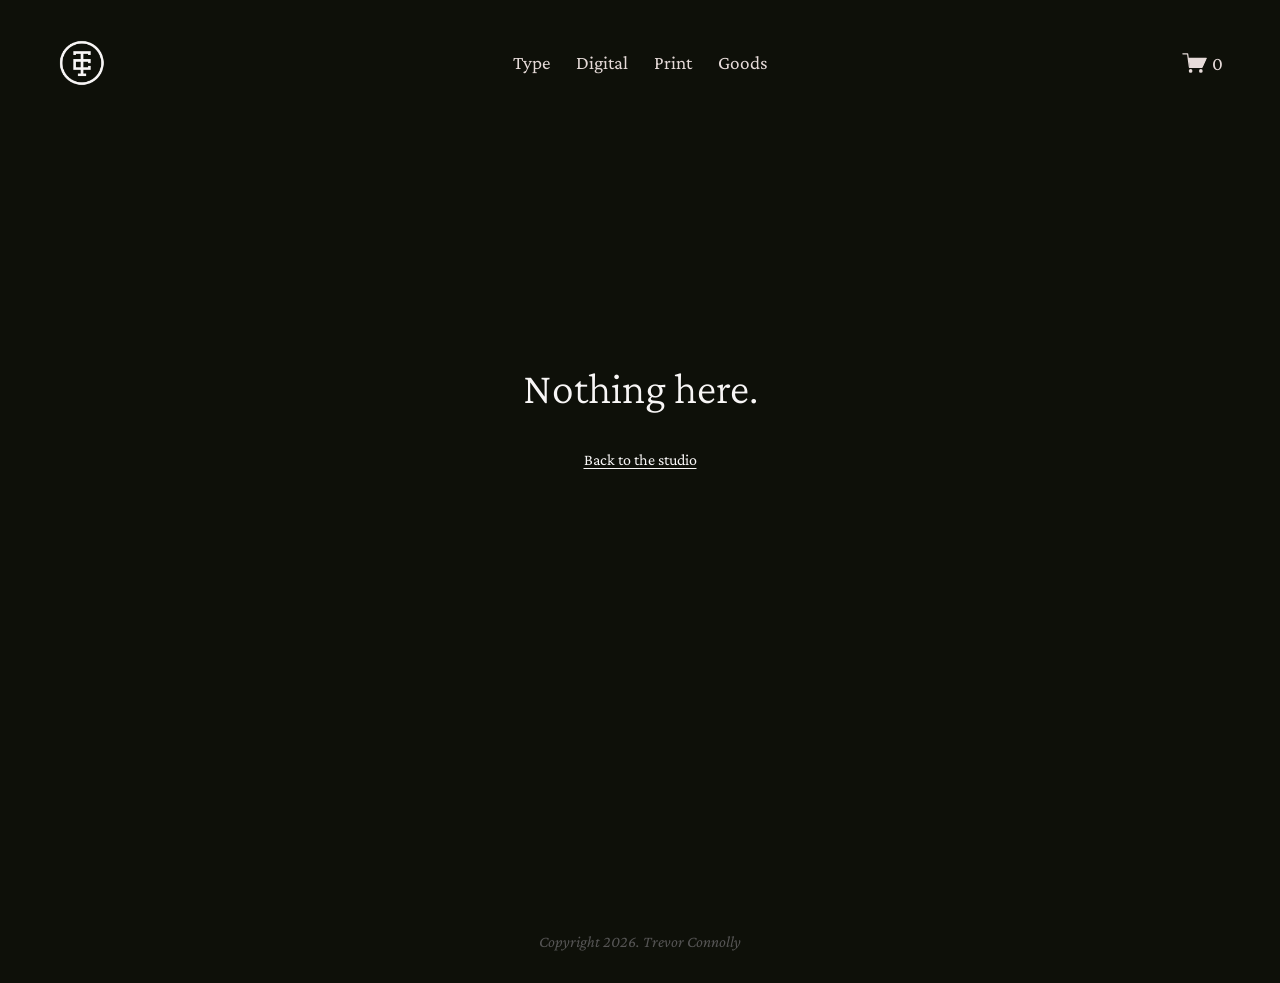
<file: index.html>
<!doctype html>
<html lang="en">
<head>
  <meta charset="utf-8">
  <meta name="viewport" content="width=device-width, initial-scale=1">
  <title>trvco studio</title>
  <meta name="description" content="The design studio of Trevor Connolly — type, digital, print and goods.">
  <meta property="og:title" content="trvco studio">
  <meta property="og:description" content="The design studio of Trevor Connolly — type, digital, print and goods.">
  <meta name="theme-color" content="#0E1009">
  <link rel="icon" href="/assets/icons/favicon.svg" type="image/svg+xml">
  <link rel="icon" href="/assets/icons/favicon-32.png" sizes="32x32">
  <link rel="apple-touch-icon" href="/assets/icons/apple-touch-icon.png">
  <link rel="manifest" href="/manifest.webmanifest">
  <meta name="apple-mobile-web-app-title" content="trvco">
  <meta name="apple-mobile-web-app-capable" content="yes">
  <meta name="apple-mobile-web-app-status-bar-style" content="black">
  <link rel="preconnect" href="https://fonts.googleapis.com">
  <link rel="preconnect" href="https://fonts.gstatic.com" crossorigin>
  <link rel="stylesheet" href="https://fonts.googleapis.com/css2?family=Crimson+Pro:ital,wght@0,300;0,400;0,500;0,600;1,300;1,400;1,600&family=DM+Mono:wght@300;400;500&display=swap">
  <link rel="stylesheet" href="/css/fonts.css">
  <link rel="stylesheet" href="/css/site.css">
</head>
<body>
  <a class="skip" href="#view">Skip to content</a>

  <!-- Glass refraction for the header backdrop (used by .glass-fx .chrome-bg in Chromium browsers). -->
  <svg width="0" height="0" style="position:absolute" aria-hidden="true" focusable="false">
    <filter id="glass" x="0" y="0" width="100%" height="100%" color-interpolation-filters="sRGB">
      <feTurbulence type="fractalNoise" baseFrequency="0.012 0.06" numOctaves="3" seed="11" result="ripple"/>
      <feDisplacementMap in="SourceGraphic" in2="ripple" scale="160" xChannelSelector="R" yChannelSelector="G"/>
    </filter>
  </svg>
  <div class="chrome-bg" aria-hidden="true"></div>
  <header class="site-header" id="header">
    <a class="logo" href="/" data-link aria-label="trvco studio — home"><span class="logo-mark" aria-hidden="true"></span></a>
    <div class="nav-dock" id="navDock"></div>
    <button class="cart" id="cartButton" type="button" aria-label="Cart">
      <svg width="25" height="20" viewBox="0 0 61 49" aria-hidden="true"><path fill="currentColor" fill-rule="evenodd" d="M.5 2C.5 1.17 1.17.5 2 .5h11.64c.75 0 1.39.56 1.49 1.3l1.3 9.79H59c.51 0 .99.26 1.26.69.28.43.31.98.1 1.44L50.18 35.63c-.25.53-.78.87-1.36.87H18.05c-.75 0-1.39-.56-1.49-1.3L12.32 3.5H2C1.17 3.5.5 2.83.5 2Zm16.33 12.59 2.53 18.91h28.5l8.79-18.91H16.83Z"/><path fill="currentColor" d="M18.59 35H49.7L60 13H16l2.59 22Z"/><circle fill="currentColor" cx="21" cy="44" r="4.5"/><circle fill="currentColor" cx="46" cy="44" r="4.5"/></svg>
      <span id="cartCount">0</span>
    </button>
  </header>

  <!-- The one persistent nav. JS moves it between the homepage slot and the header dock. -->
  <nav class="filter" id="filter" aria-label="Work"></nav>

  <main id="view" tabindex="-1"></main>

  <footer class="site-footer"><p id="copyright"></p></footer>
  <div class="toast" id="toast" role="status" aria-live="polite"></div>

  <script type="module" src="/js/app.js"></script>
</body>
</html>
</file>
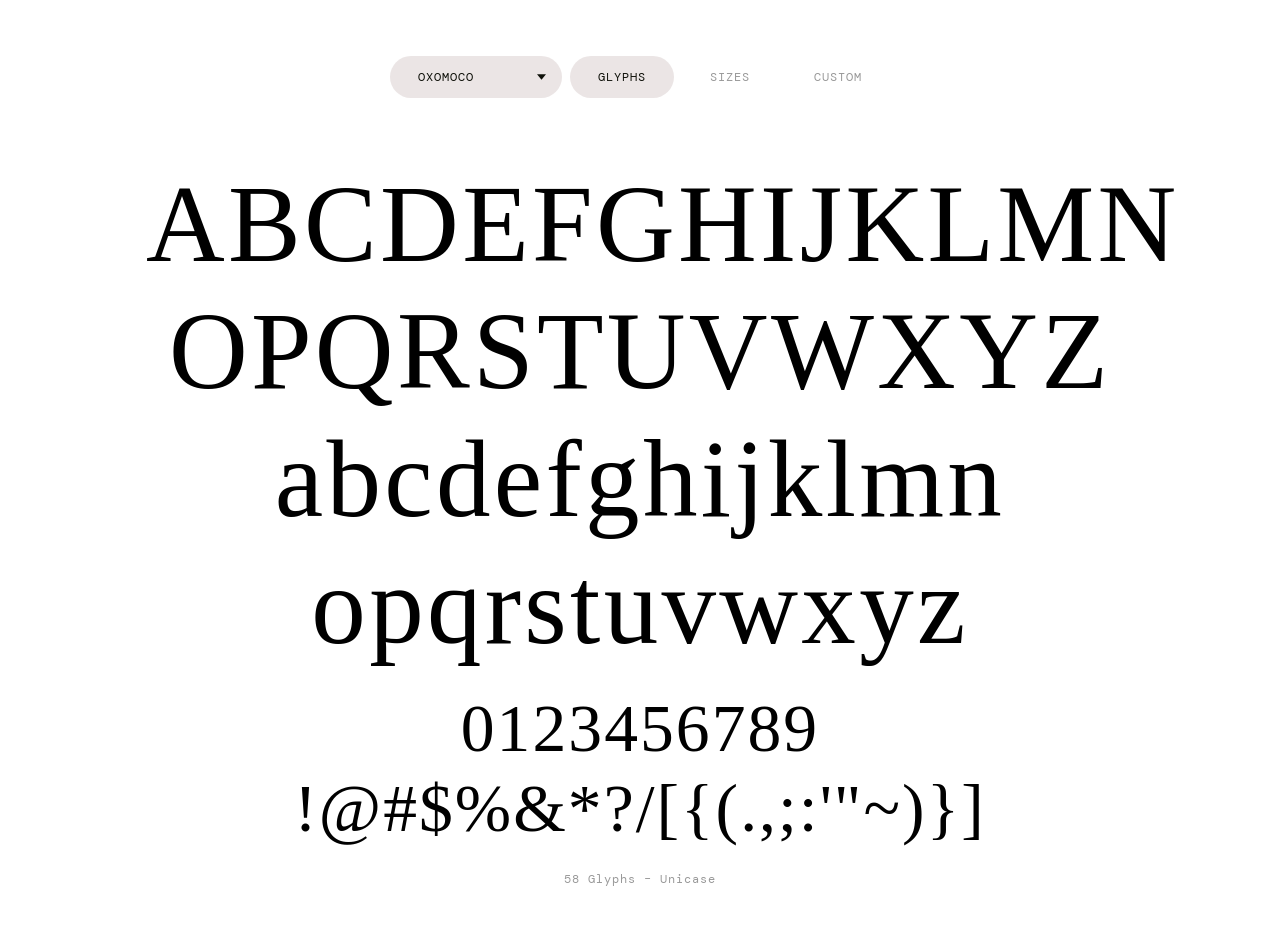
<file: specimen_component.html>
<!DOCTYPE html>
<html lang="en">
<head>
<meta charset="UTF-8">
<title>trvco studio</title>
<style>
@import url('https://fonts.googleapis.com/css2?family=DM+Mono:wght@400;500&display=swap');

:root {
  --font-name: sans-serif;
  --bg2: #161513;
  --ink: inherit;
  --ink-dim: #E5E0E0;
  --gray: #999999;
  --rule: #3a352f;
}

* { box-sizing: border-box; }

html, body {
  margin: 0;
  padding: 0;
  min-height: 100%;
}

body {
  color: var(--ink);
}

.grain {
  position: relative;
}

.wrap {
  position: relative;
  max-width: 1100px;
  margin: 0 auto;
  padding: 32px 56px 32px;
}

.tabs {
  display: flex;
  flex-wrap: wrap;
  justify-content: center;
  align-items: center;
  gap: 8px;
  margin: 24px 0 0;
}

.tabs.single-font {
  justify-content: center;
}

/* Applied via JS whenever the select and tab-group no longer fit on one
   line -- catches every width where wrapping happens, not just the fixed
   mobile breakpoint below. */
.tabs.stacked {
  flex-direction: column;
  align-items: stretch;
}

.tabs.stacked .font-select {
  width: 100%;
}

.tabs.stacked .tab-group {
  width: 100%;
  gap: 6px;
}

.tabs.stacked .tab-group .tab {
  flex: 1;
  text-align: center;
}

.tab-group {
  display: flex;
  flex-wrap: wrap;
  gap: 8px;
}

.tab {
  background: none;
  border: none;
  color: var(--gray);
  font-family: 'DM Mono', monospace;
  font-size: 12px;
  font-style: normal;
  letter-spacing: 0.08em;
  text-transform: uppercase;
  padding: 13px 28px;
  border-radius: 999px;
  cursor: pointer;
  transition: background 0.15s ease, color 0.15s ease;
  -webkit-tap-highlight-color: transparent;
}

.tab:hover {
  color: #0E1009;
}

.tab.active {
  background: #EBE5E5;
  color: #0E1009;
}

/* Matches trvco.studio's "P3" body-copy style (small paragraph /
   sqsrte-small: 16px, 400, normal letter-spacing, 1.8 line-height). Their
   P3 face, freight-text-pro, is served through a domain-locked Adobe Fonts
   kit and can't be embedded here, so this substitutes a system serif with
   the same proportions. Apply this class wherever site-matched body copy
   is needed -- it's the single source other elements inherit from. */
.default-p3 {
  font-family: Georgia, 'Times New Roman', serif;
  font-size: 16px;
  font-weight: 400;
  font-style: normal;
  letter-spacing: normal;
  line-height: 1.8;
}

.font-select {
  -webkit-appearance: none;
  appearance: none;
  background: #EBE5E5;
  color: #0E1009;
  padding-right: 40px;
  background-image: url("data:image/svg+xml;utf8,<svg xmlns='http://www.w3.org/2000/svg' viewBox='0 0 10 6'><path d='M0 0l5 6 5-6z' fill='%230E1009'/></svg>");
  background-repeat: no-repeat;
  background-position: right 16px center;
  background-size: 9px 6px;
}

.font-select:focus {
  outline: none;
}

@media (max-width: 600px) {
  .wrap {
    padding: 24px 20px 24px;
  }

  .tabs {
    gap: 10px;
  }

  .tab-group {
    gap: 6px;
  }

  .tab {
    padding: 10px 18px;
  }

  .font-select {
    padding-right: 34px;
    background-position: right 12px center;
  }
}

@media (max-width: 380px) {
  .tab {
    padding: 9px 14px;
  }

  .font-select {
    padding-right: 30px;
    background-position: right 10px center;
  }
}

.panel {
  display: none;
  min-height: 300px;
  padding: 64px 0 24px;
}

.panel.active {
  display: block;
}

.footer-cap {
  text-align: center;
  font-family: 'DM Mono', monospace;
  font-size: 12px;
  letter-spacing: 0.08em;
  color: var(--gray);
  margin-top: 24px;
}

.field-row {
  display: flex;
  align-items: center;
  gap: 12px;
  font-size: 11px;
  letter-spacing: 0.1em;
  color: #0E1009;
  margin: 28px 0 0;
}

.field-label {
  font-family: 'DM Mono', monospace;
  font-size: 12px;
  color: var(--gray);
  letter-spacing: 0.08em;
}

.field-row input, .field-row textarea {
  background: var(--bg2);
  border: 1px solid var(--rule);
  color: var(--ink);
  padding: 10px 12px;
  font-size: 13px;
  letter-spacing: 0.03em;
  flex: 1;
  border-radius: 2px;
}

.field-row textarea {
  resize: vertical;
  min-height: 60px;
  line-height: 1.4;
}

.field-row input:focus, .field-row textarea:focus {
  outline: none;
  border-color: var(--ink-dim);
}

.field-row input[type="range"] {
  -webkit-appearance: none;
  appearance: none;
  height: 2px;
  background: #E5E0E0;
  border: none;
  padding: 0;
}

.field-row input[type="range"]::-webkit-slider-thumb {
  -webkit-appearance: none;
  appearance: none;
  width: 14px;
  height: 14px;
  border-radius: 50%;
  background: currentColor;
  cursor: pointer;
}

.field-row input[type="range"]::-moz-range-thumb {
  width: 14px;
  height: 14px;
  border-radius: 50%;
  background: currentColor;
  border: none;
  cursor: pointer;
}

.glyph-row {
  font-family: var(--font-name), serif;
  white-space: normal;
  overflow-wrap: anywhere;
  word-break: break-all;
  letter-spacing: 0.03em;
  text-align: center;
  line-height: 1.15;
  margin-bottom: 2px;
}

/* The uppercase/lowercase rows are hardcoded A-N / O-Z splits (see the
   markup built in specimen.js and the fitGlyphSheet function there) rather
   than one wrapping string -- that guarantees the same two-line shape on
   every font, instead of the wrap point drifting with each font's own
   letter widths. Each half is sized to always fit on its own single line,
   so no wrapping is needed here. */
#gs-row-upper1, #gs-row-upper2, #gs-row-lower1, #gs-row-lower2 {
  white-space: nowrap;
}

/* Gap between the letterform rows and the numbers row. Fixed here (rather
   than conditionally targeting whichever row is visually last) because the
   lowercase rows' visibility is toggled live via JS (display: none), not
   baked in at build time -- see detectHasLowercase in specimen.js. */
#gs-row3 {
  margin-top: 20px;
}

.ramp-row {
  padding: 10px 0;
  display: flex;
  align-items: baseline;
  justify-content: space-between;
  gap: 24px;
}

.ramp-word {
  font-family: var(--font-name), serif;
  white-space: nowrap;
  line-height: 1;
  overflow: hidden;
}

.ramp-label {
  font-family: 'DM Mono', monospace;
  font-size: 12px;
  color: var(--gray);
  letter-spacing: 0.08em;
  flex-shrink: 0;
}

.poster-lines {
  font-family: var(--font-name), serif;
  display: flex;
  flex-direction: column;
  align-items: center;
  justify-content: flex-start;
  min-height: 240px;
  line-height: 0.85;
  text-align: center;
  outline: none;
  cursor: text;
}

.poster-lines:empty:before {
  content: "Try out your own text";
  color: var(--ink-dim);
}

[contenteditable="true"] {
  outline: none;
  cursor: text;
}


/* ==== FONT FACES (inlined here for local preview only -- on the live site
   these live in each page's own snippet, see page_snippet.html) ==== */
@font-face {
  font-family: "Oxomoco";
  /* ==== DEV: hook up this font src on the live page ====
     e.g. src: url("/path/to/font.woff2") format("woff2");
     Add more src entries/formats as needed for fallback
     support. If "Oxomoco" is already loaded elsewhere on this
     page (a hosted kit, a shared stylesheet, another
     @font-face block), delete this whole block instead --
     just make sure the family name above matches exactly. */
  font-weight: 400;
  font-style: normal;
  font-display: block;
}

@font-face {
  font-family: "Oxomoco Round";
  /* ==== DEV: hook up this font src on the live page ====
     e.g. src: url("/path/to/font.woff2") format("woff2");
     Add more src entries/formats as needed for fallback
     support. If "Oxomoco Round" is already loaded elsewhere on this
     page (a hosted kit, a shared stylesheet, another
     @font-face block), delete this whole block instead --
     just make sure the family name above matches exactly. */
  font-weight: 400;
  font-style: normal;
  font-display: block;
}
</style>
</head>
<body>
<div id="specimen-root"></div>
<script>
/* Local-preview-only stand-in for the per-page FONT CONFIG snippet. */
var FONTS = [{"name": "Oxomoco"}, {"name": "Oxomoco Round"}];
var GLYPH_CAPTION = "58 Glyphs \u2013 Unicase";
</script>
<script>
(function () {
  var FONTS = window.FONTS || [];
  var GLYPH_CAPTION = window.GLYPH_CAPTION || "";
  var FONT_NAME = (FONTS[0] && FONTS[0].name) || "";

  var root = document.getElementById("specimen-root");
  if (!root) return;

  document.documentElement.style.setProperty("--font-name", '"' + FONT_NAME + '"');
  document.title = "trvco studio";

  root.innerHTML = `
<div class="grain">
  <div class="wrap">

    <div class="tabs" id="tabs">
      <select class="tab font-select" id="font-select"></select>
      <div class="tab-group">
        <button class="tab active" data-panel="glyphsheet">Glyphs</button>
        <button class="tab" data-panel="sizeramp">Sizes</button>
        <button class="tab" data-panel="poster">Custom</button>
      </div>
    </div>

    <div class="panel active" id="panel-glyphsheet">
      <div class="glyph-row" id="gs-row-upper1">ABCDEFGHIJKLMN</div>
      <div class="glyph-row" id="gs-row-upper2">OPQRSTUVWXYZ</div>
      <div class="glyph-row" id="gs-row-lower1">abcdefghijklmn</div>
      <div class="glyph-row" id="gs-row-lower2">opqrstuvwxyz</div>
      <div class="glyph-row" id="gs-row3">0123456789</div>
      <div class="glyph-row" id="gs-row4"></div>
      <div class="footer-cap"><span id="glyph-caption"></span></div>
    </div>

    <div class="panel" id="panel-sizeramp">
      <div id="ramp-rows"></div>
    </div>

    <div class="panel" id="panel-poster">
      <div class="poster-lines" id="poster-lines" contenteditable="true" spellcheck="false">Try out your own text</div>
      <div class="field-row">
        <span class="field-label">SIZE</span>
        <input type="range" id="poster-slider" min="20" max="220" value="120">
      </div>
    </div>

  </div>
</div>
  `;

  document.getElementById("gs-row4").textContent = "!@#$%&*?/[{(.,;:'\"~)}]";
  document.getElementById("glyph-caption").textContent = GLYPH_CAPTION;

  var measureCanvas = document.createElement("canvas");
  var mctx = measureCanvas.getContext("2d");

  function measureWidth(text, px) {
    mctx.font = px + "px " + FONT_NAME;
    return mctx.measureText(text).width || 1;
  }

  function fitToWidth(text, targetWidth, opts) {
    opts = opts || {};
    var probe = 300;
    var w = measureWidth(text, probe);
    var size = probe * (targetWidth / w);
    if (opts.max) size = Math.min(size, opts.max);
    if (opts.min) size = Math.max(size, opts.min);
    return size;
  }

  function contentWidth(panelEl) {
    return panelEl.getBoundingClientRect().width;
  }

  function pixelsMatch(a, b) {
    if (a.length !== b.length) return false;
    for (var i = 3; i < a.length; i += 4) { // alpha channel only
      if (a[i] !== b[i]) return false;
    }
    return true;
  }

  // Detects whether the active font has true lowercase letterforms, vs. a
  // unicase font where a-z is just a duplicate of A-Z -- runs live in the
  // browser against whatever font is currently selected, by rasterizing each
  // a/A pair on a canvas and comparing pixel alpha data. Doing this at
  // runtime (rather than baking a yes/no in at build time) means it keeps
  // working correctly no matter which font this page's FONTS array names,
  // and it re-checks on every style switch rather than assuming every style
  // in the dropdown shares one font's case behavior.
  function detectHasLowercase(fam) {
    var size = 64;
    var pad = 12;
    var dim = size + pad * 2;
    var c = document.createElement("canvas");
    c.width = dim;
    c.height = dim;
    var ctx = c.getContext("2d");
    ctx.textBaseline = "alphabetic";
    ctx.fillStyle = "#000";

    function raster(ch) {
      ctx.clearRect(0, 0, dim, dim);
      ctx.font = size + "px '" + fam + "'";
      ctx.fillText(ch, pad, dim - pad);
      return ctx.getImageData(0, 0, dim, dim).data;
    }

    var total = 0;
    var distinct = 0;
    for (var i = 97; i <= 122; i++) {
      total++;
      if (!pixelsMatch(raster(String.fromCharCode(i)), raster(String.fromCharCode(i - 32)))) {
        distinct++;
      }
    }
    return total > 0 && (distinct / total) > 0.5;
  }

  function updateGlyphSheetCase() {
    var lower1 = document.getElementById("gs-row-lower1");
    var lower2 = document.getElementById("gs-row-lower2");
    if (!lower1 || !lower2) return;
    var display = detectHasLowercase(FONT_NAME) ? "" : "none";
    lower1.style.display = display;
    lower2.style.display = display;
  }

  // Floor size for glyph rows -- keeps the sheet legible on narrow phones.
  var GLYPH_MIN_SIZE = 48;

  // The numbers/symbols row (gs-row4, plus gs-row3) still renders as ONE
  // continuous string that wraps naturally at container width -- no
  // hardcoded split point there. Sizing is computed off a HALF-length
  // substring of that same string rather than the full thing: fitting the
  // full string to the container width would shrink long rows drastically
  // to force them onto one line, which is what wrapping is supposed to
  // avoid. Sizing off half the string means the full string naturally lands
  // on roughly two lines at a much larger, more legible size.
  function halfOf(text) {
    return text.slice(0, Math.ceil(text.length / 2)) || text;
  }

  function fitGlyphSheet() {
    var panel = document.getElementById("panel-glyphsheet");
    var w = contentWidth(panel);

    var upper1 = document.getElementById("gs-row-upper1");
    var upper2 = document.getElementById("gs-row-upper2");
    var lower1 = document.getElementById("gs-row-lower1");
    var lower2 = document.getElementById("gs-row-lower2");
    var lowerVisible = !!lower1 && lower1.style.display !== "none";

    // Fit every visible half-row independently, then use the smallest result
    // so all of them (A-N, O-Z, a-n, o-z) render at one shared size -- keeps
    // the two/four lines visually matched instead of each drifting to its
    // own best-fit size.
    var upperSize = fitToWidth(upper1 ? upper1.textContent : "", w, {max: 120});
    if (upper2) upperSize = Math.min(upperSize, fitToWidth(upper2.textContent, w, {max: 120}));
    if (lowerVisible) {
      upperSize = Math.min(upperSize, fitToWidth(lower1.textContent, w, {max: 120}));
      upperSize = Math.min(upperSize, fitToWidth(lower2.textContent, w, {max: 120}));
    }
    upperSize = Math.max(upperSize, GLYPH_MIN_SIZE);
    if (upper1) upper1.style.fontSize = upperSize + "px";
    if (upper2) upper2.style.fontSize = upperSize + "px";
    if (lowerVisible) {
      lower1.style.fontSize = upperSize + "px";
      lower2.style.fontSize = upperSize + "px";
    }

    var row3 = document.getElementById("gs-row3");
    var row4 = document.getElementById("gs-row4");
    var midMin = GLYPH_MIN_SIZE * 0.62;
    var midSize = upperSize * 0.62;
    if (row3) midSize = Math.min(midSize, fitToWidth(halfOf(row3.textContent), w));
    if (row4) midSize = Math.min(midSize, fitToWidth(halfOf(row4.textContent), w));
    midSize = Math.max(midSize, midMin);
    if (row3) row3.style.fontSize = midSize + "px";
    if (row4) row4.style.fontSize = midSize + "px";
  }

  var RAMP_SIZES = [144, 96, 64, 42, 28, 18];

  // Tracks whether the user has hand-edited the size-ramp sample text. Until
  // they do, the sample text defaults to (and updates with) the active
  // font's own name -- once they've typed something custom, switching
  // styles in the dropdown shouldn't stomp on it.
  var rampUserEdited = false;

  function buildRampRows() {
    var container = document.getElementById("ramp-rows");
    container.innerHTML = "";
    RAMP_SIZES.forEach(function(pt, i) {
      var row = document.createElement("div");
      row.className = "ramp-row";
      var word = document.createElement("div");
      word.className = "ramp-word";
      word.dataset.pt = pt;
      if (i === 0) {
        word.id = "ramp-master";
        word.contentEditable = "true";
        word.spellcheck = false;
        word.textContent = FONT_NAME;
        word.addEventListener("input", function() {
          rampUserEdited = true;
          fitSizeRamp();
        });
        word.addEventListener("keydown", function(e) {
          if (e.key === "Enter") { e.preventDefault(); word.blur(); }
        });
      }
      var label = document.createElement("span");
      label.className = "ramp-label";
      label.textContent = pt + "PT";
      row.appendChild(word);
      row.appendChild(label);
      container.appendChild(row);
    });
  }

  function fitSizeRamp() {
    var panel = document.getElementById("panel-sizeramp");
    var master = document.getElementById("ramp-master");
    var text = (master ? master.textContent : "") || FONT_NAME;
    var w = contentWidth(panel) - 90;
    var words = document.querySelectorAll("#ramp-rows .ramp-word");
    var basePx = fitToWidth(text, w, {max: 340});
    var scale = basePx / RAMP_SIZES[0];
    var sizes = RAMP_SIZES.map(function(pt) { return pt * scale; });
    var widest = 0;
    sizes.forEach(function(px) {
      widest = Math.max(widest, measureWidth(text, px));
    });
    if (widest > w) {
      var adjust = w / widest;
      sizes = sizes.map(function(px) { return px * adjust; });
    }
    words.forEach(function(el, i) {
      if (el.id !== "ramp-master") el.textContent = text;
      el.style.fontSize = Math.max(sizes[i], 10) + "px";
    });
  }

  var posterUserAdjusted = false;
  var posterTyped = false;

  function fitPoster() {
    var panel = document.getElementById("panel-poster");
    var container = document.getElementById("poster-lines");
    var slider = document.getElementById("poster-slider");
    var w = contentWidth(panel) * 0.96;
    var raw = container.innerText || "Try out your own text";

    var size;
    if (posterUserAdjusted || !posterTyped) {
      // stay on the slider's own value (starts at the middle of the track)
      // until the user actually types real content -- prevents the
      // placeholder text's auto-fit width from silently dragging the slider
      // to the far end.
      size = parseFloat(slider.value);
    } else {
      // size is driven by the longest single word, not the longest full
      // line -- long lines wrap naturally (browser reflow) instead of
      // shrinking the whole specimen down to fit -- unless the user has
      // taken manual control via the slider.
      var words = raw.split(/\s+/).filter(function(w){ return w.length > 0; });
      var longestWord = "";
      words.forEach(function(word) {
        if (word.length > longestWord.length) longestWord = word;
      });
      if (!longestWord) longestWord = FONT_NAME.toUpperCase();

      size = fitToWidth(longestWord, w, {max: 220, min: 20});
      var wordWidthAtSize = measureWidth(longestWord, size);
      if (wordWidthAtSize > w) {
        size = size * (w / wordWidthAtSize);
      }
      slider.value = size;
    }

    container.style.fontSize = size + "px";
  }

  function refitActive() {
    var active = document.querySelector(".panel.active");
    if (!active) return;
    var id = active.id;
    if (id === "panel-glyphsheet") fitGlyphSheet();
    else if (id === "panel-sizeramp") fitSizeRamp();
    else if (id === "panel-poster") fitPoster();
  }

  // Switches the select + tab-group from side-by-side to stacked (full-width
  // select, equally-spaced tabs) the moment they no longer fit on one line --
  // works at any viewport width, not just a fixed mobile breakpoint.
  function updateTabsLayout() {
    var tabsEl = document.getElementById("tabs");
    var select = document.getElementById("font-select");
    if (select.style.display === "none") return;
    var group = tabsEl.querySelector(".tab-group");
    tabsEl.classList.remove("stacked");
    var wrapped = group.getBoundingClientRect().top > select.getBoundingClientRect().top + 2;
    if (wrapped) tabsEl.classList.add("stacked");
  }

  // Scoped to .tab-group .tab (not plain .tab) because the style <select>
  // also carries the "tab" class for shared pill styling -- querying plain
  // ".tab" here would attach this same click handler to the select, and
  // clicking it to open the dropdown would wipe every panel's "active" class
  // (then throw on the select's missing data-panel, aborting before any
  // panel got reactivated) -- collapsing the whole specimen to blank.
  root.querySelectorAll(".tab-group .tab").forEach(function(btn) {
    btn.addEventListener("click", function() {
      root.querySelectorAll(".tab-group .tab").forEach(function(b){ b.classList.remove("active"); });
      root.querySelectorAll(".panel").forEach(function(p){ p.classList.remove("active"); });
      btn.classList.add("active");
      document.getElementById("panel-" + btn.dataset.panel).classList.add("active");
      refitActive();
    });
  });

  document.getElementById("poster-lines").addEventListener("input", function() {
    posterTyped = true;
    fitPoster();
  });

  document.getElementById("poster-slider").addEventListener("input", function() {
    posterUserAdjusted = true;
    fitPoster();
  });

  window.addEventListener("resize", refitActive);
  window.addEventListener("resize", updateTabsLayout);

  buildRampRows();

  function initialFit() {
    updateGlyphSheetCase();
    fitGlyphSheet();
    fitSizeRamp();
    fitPoster();
    updateTabsLayout();
  }

  function loadFontAndFit(fam) {
    if (document.fonts && document.fonts.ready) {
      document.fonts.load('300px "' + fam + '"').then(function() {
        return document.fonts.ready;
      }).then(initialFit).catch(initialFit);
      setTimeout(initialFit, 300);
    } else {
      initialFit();
    }
  }

  function setActiveFont(fam) {
    FONT_NAME = fam;
    document.documentElement.style.setProperty("--font-name", '"' + fam + '"');
    if (!rampUserEdited) {
      var master = document.getElementById("ramp-master");
      if (master) master.textContent = fam;
    }
    loadFontAndFit(fam);
  }

  // style dropdown -- populated from window.FONTS (this page's own config);
  // hidden automatically when only one font style is defined.
  var fontSelect = document.getElementById("font-select");
  if (FONTS.length > 1) {
    FONTS.forEach(function(f) {
      var opt = document.createElement("option");
      opt.value = f.name;
      opt.textContent = f.name;
      fontSelect.appendChild(opt);
    });
    fontSelect.value = FONT_NAME;
    fontSelect.addEventListener("change", function() {
      setActiveFont(fontSelect.value);
    });
  } else {
    fontSelect.style.display = "none";
    document.getElementById("tabs").classList.add("single-font");
  }
  updateTabsLayout();

  loadFontAndFit(FONT_NAME);
})();

</script>
</body>
</html>
</file>
<file: css/fonts.css>
/* Studio typefaces. Files live in /assets/fonts.
   To add a font: drop the file in /assets/fonts, add a block here, and add an entry to TYPE in js/data.js. */
@font-face { font-family: 'Oxomoco'; src: url('/assets/fonts/Oxomoco.woff2') format('woff2'); font-display: block; }
@font-face { font-family: 'Oxomoco-Round'; src: url('/assets/fonts/Oxomoco-Round.woff2') format('woff2'); font-display: block; }
@font-face { font-family: 'Arroyo'; src: url('/assets/fonts/Arroyo.woff2') format('woff2'); font-display: block; }
@font-face { font-family: 'Bastrop'; src: url('/assets/fonts/Bastrop.woff2') format('woff2'); font-display: block; }
@font-face { font-family: 'Bastrop-Semibold'; src: url('/assets/fonts/Bastrop-Semibold.woff2') format('woff2'); font-display: block; }
@font-face { font-family: 'Bastrop-Bold'; src: url('/assets/fonts/Bastrop-Bold.woff2') format('woff2'); font-display: block; }
@font-face { font-family: 'Hombre'; src: url('/assets/fonts/Hombre.woff2') format('woff2'); font-display: block; }
@font-face { font-family: 'Redwood'; src: url('/assets/fonts/Redwood.woff2') format('woff2'); font-display: block; }
@font-face { font-family: 'Tamarisk'; src: url('/assets/fonts/Tamarisk.woff2') format('woff2'); font-display: block; }
@font-face { font-family: 'Walter'; src: url('/assets/fonts/Walter.woff2') format('woff2'); font-display: block; }
@font-face { font-family: 'Walter-Light'; src: url('/assets/fonts/Walter-Light.woff2') format('woff2'); font-display: block; }
@font-face { font-family: 'Widebrim'; src: url('/assets/fonts/Widebrim.woff2') format('woff2'); font-display: block; }
</file>
<file: css/site.css>
/* ───────────────────────── Tokens (from the Figma variables) ───────────────────────── */
:root {
  --ink: #0E1009;
  --paper: #F8F6F6;
  --nav: #E6DBD9;
  --sand: #EBE5E5;
  --clay: #C4937E;
  --rose: #B17C72;
  --muted: #565555;
  --grey: #999999;

  --serif: 'Crimson Pro', 'Freight Text Pro', Georgia, serif;
  --mono: 'DM Mono', ui-monospace, Menlo, monospace;

  --gutter: clamp(16px, 4vw, 57px);
  --max: 1440px;
  --header-h: 126px;
  --ease: cubic-bezier(.22, .7, .18, 1);
  --fade: 260ms;
}
@media (max-width: 760px) { :root { --header-h: 84px; } }

*, *::before, *::after { box-sizing: border-box; }
html { -webkit-text-size-adjust: 100%; }
body {
  margin: 0; background: var(--ink); color: var(--paper);
  font-family: var(--serif); font-size: 16px; line-height: 1.25;
  -webkit-font-smoothing: antialiased; text-rendering: optimizeLegibility;
  overflow-x: hidden; overflow-x: clip;
}
img { display: block; max-width: 100%; height: auto; }
a { color: inherit; text-decoration: none; }
button { font: inherit; color: inherit; background: none; border: 0; padding: 0; cursor: pointer; }
:focus-visible { outline: 1px solid var(--clay); outline-offset: 4px; }
/* The page area gets focus after each page change (for screen readers); it shouldn't draw a frame. */
#view:focus, #view:focus-visible { outline: none; }
.skip { position: absolute; left: -999px; top: 8px; z-index: 100; background: var(--clay); color: var(--ink); padding: 8px 14px; }
.skip:focus { left: 8px; }
.sr-only { position: absolute; width: 1px; height: 1px; overflow: hidden; clip: rect(0 0 0 0); white-space: nowrap; }

/* ───────────────────────── Header + persistent nav ───────────────────────── */
.site-header {
  position: fixed; inset: 0 0 auto 0; z-index: 50; height: var(--header-h);
  display: flex; align-items: center; justify-content: space-between;
  padding: 0 57px 0 58px;
  transition: background-color .3s ease, height .3s var(--ease);
}
/* Glass header. A hard bottom edge, 90% black, blurred and colour-boosted backdrop, a faint sheen on
   top. In Chromium browsers the backdrop is also run
   through an SVG displacement filter (#glass in index.html) so what's behind it refracts like
   rippled glass; Safari and Firefox can't do that and just get the blur + sheen. */
.chrome-bg {
  position: fixed; inset: 0 0 auto 0; z-index: 49; pointer-events: none;
  height: var(--header-h);
  background: rgba(14, 16, 9, .8);
  -webkit-backdrop-filter: blur(14px) saturate(170%); backdrop-filter: blur(14px) saturate(170%);
  opacity: 0; transition: opacity .35s ease;
}
.glass-fx .chrome-bg { backdrop-filter: url(#glass) blur(2px) saturate(190%); }
.chrome-bg::before {
  content: ''; position: absolute; inset: 0;
  background: linear-gradient(to bottom, rgba(255, 255, 255, .07), rgba(255, 255, 255, 0) 45%, rgba(255, 255, 255, 0) 80%, rgba(255, 255, 255, .03));
}
body.scrolled .chrome-bg { opacity: 1; }
/* Keep the header bar from flashing on and off while the page autoscrolls between home and a filter. */
body.autoscrolling .chrome-bg { opacity: 0; transition: none; }
@media (max-width: 760px) { .site-header { padding: 0 18px; } }

.logo { width: 48px; height: 48px; flex: none; position: relative; z-index: 2; }
.logo-mark {
  display: block; width: 100%; height: 100%; background: var(--paper);
  -webkit-mask: var(--logo-url) center / contain no-repeat; mask: var(--logo-url) center / contain no-repeat;
}
@media (max-width: 760px) { .logo { width: 36px; height: 36px; } }

.cart { display: flex; align-items: center; gap: 5px; color: var(--nav); font-size: 19.2px; line-height: 25px; position: relative; z-index: 2; }
.cart svg { width: 25px; height: 20px; }
.cart.bump { animation: bump .5s var(--ease); }
@keyframes bump { 40% { transform: scale(1.18); } }

/* The dock is an empty, centered target in the header that the nav moves into. */
.nav-dock { position: absolute; left: 50%; top: 50%; transform: translate(-50%, -50%); display: flex; }

.filter { display: flex; gap: 26px; justify-content: center; z-index: 51; }
.filter a {
  position: relative; color: var(--nav); font-size: 19.2px; line-height: 34.56px; white-space: nowrap;
  transition: color .2s ease, opacity .2s ease;
}
.filter a::after {
  content: ''; position: absolute; left: 0; right: 0; bottom: 0; height: 1px; background: currentColor;
  transform: scaleX(0); transform-origin: left; transition: transform .35s var(--ease);
}
.filter a:hover::after, .filter a[aria-current='true']::after { transform: scaleX(1); }
.filter.has-active a:not([aria-current='true']) { opacity: .62; }
.filter.has-active a:hover { opacity: 1; }
@media (max-width: 760px) { .filter { gap: 14px; } .filter a { font-size: 16px; } }

/* ───────────────────────── View transitions ───────────────────────── */
main { display: block; min-height: 100vh; outline: none; }
main.is-leaving { opacity: 0; transition: opacity var(--fade) ease; }
/* No fill-mode: once the fade finishes, main must not keep a stacking context, or the fixed Product Nav inside it would sit under the header backdrop. */
main.is-entering { animation: fade-in 420ms ease; }
@keyframes fade-in { from { opacity: 0; } to { opacity: 1; } }
.site-footer { display: flex; align-items: center; justify-content: center; height: 83px; }
.site-footer p { margin: 0; color: var(--muted); font-style: italic; font-size: 16px; line-height: 20px; }
body.is-leaving .site-footer { opacity: 0; transition: opacity var(--fade) ease; }

.reveal { opacity: 0; transform: translateY(24px); transition: opacity .8s ease, transform .9s var(--ease); }
.reveal.in { opacity: 1; transform: none; }

/* ───────────────────────── Home ───────────────────────── */
.hero {
  text-align: center; padding-top: 267px; height: 726px; overflow: hidden;
  transition: opacity .3s ease;
}
.hero.is-hidden { opacity: 0; pointer-events: none; }
.hero.is-gone { display: none; }
.eyebrow { margin: 0 0 31px; font-style: italic; font-size: 20.8px; line-height: 26px; }
.wordmark {
  margin: 0; font-family: 'Oxomoco', var(--serif); font-weight: 400; font-size: 72px; line-height: 68px; letter-spacing: 2.16px;
  display: flex; flex-direction: column; align-items: center;
}
.nav-slot { display: flex; justify-content: center; margin-top: 182px; min-height: 35px; }
@media (max-width: 760px) {
  .hero { padding-top: 160px; height: 520px; }
  .wordmark { font-size: 44px; line-height: 44px; letter-spacing: 1.3px; }
  .nav-slot { margin-top: 110px; }
}

.grid { position: relative; max-width: var(--max); margin: 0 auto; padding: 0 var(--gutter) 120px; }
.grid-inner { position: relative; }
.home.is-filtered .grid { padding-top: calc(var(--header-h) + 34px); }
.tile {
  position: absolute; display: block; overflow: hidden; background: #1b1d17;
  transition: opacity .3s ease;
}
.tile.is-out { opacity: 0; pointer-events: none; }
.grid-inner.no-fade .tile { transition: none; }
.tile.is-gone { display: none; }
.tile img { width: 100%; height: 100%; object-fit: cover; transition: transform .9s var(--ease); }
@media (hover: hover) { .tile:hover img { transform: scale(1.08); } }
.tile-label {
  position: absolute; left: 0; right: 0; bottom: 0; display: flex; justify-content: space-between; gap: 12px;
  padding: 40px 18px 14px; font-size: 16px; line-height: 20px; color: #333333; background: none;
  opacity: 0; transform: translateY(6px); transition: opacity .3s ease, transform .4s var(--ease);
}
.tile-label em { font-style: italic; color: #333333; }
.tile-label [data-tone="light"] { color: var(--paper); }
@media (hover: hover) { .tile:hover .tile-label, .tile:focus-visible .tile-label { opacity: 1; transform: none; } }

/* Auto-generated type thumbnail: font name on a solid colour */
.type-tile { display: flex; align-items: center; justify-content: center; width: 100%; height: 100%; color: var(--paper); background: #1E2019; transition: filter .4s ease; }
@media (hover: hover) { .tile:hover .type-tile { filter: brightness(.97); } }
.type-tile span { font-size: var(--fs, 48px); line-height: 1; white-space: nowrap; transition: transform .9s var(--ease); }
@media (hover: hover) { .tile:hover .type-tile span { transform: scale(1.15); } }
.type-tile + .tile-label { background: none; color: var(--paper); }
.type-tile + .tile-label em { color: var(--paper); }

/* ───────────────────────── Product Nav (lives in the header row once you scroll) ───────────────────────── */
/* Logo stays left and the cart right; between them: back arrow + title, then option + Add to Cart. */
.pnav {
  position: fixed; top: 0; left: 0; right: 0; z-index: 51; height: var(--header-h);
  display: flex; align-items: center; padding: 0 128px 0 136px; pointer-events: none;
  opacity: 0; transform: translateY(8px); visibility: hidden;
  transition: opacity .35s ease, transform .45s var(--ease), visibility 0s linear .45s;
}
body.pnav-on .pnav { opacity: 1; transform: none; visibility: visible; transition: opacity .4s ease .1s, transform .5s var(--ease) .1s, visibility 0s; }
.pnav-inner { width: 100%; display: flex; align-items: center; gap: 20px; pointer-events: auto; }
.pnav-back { display: grid; place-items: center; width: 28px; height: 40px; margin-right: -4px; color: var(--nav); opacity: .7; transition: opacity .2s ease, transform .3s var(--ease); }
.pnav-back:hover { opacity: 1; transform: translateX(-3px); }
.pnav-name { flex: 1; min-width: 0; margin: 0; font-weight: 400; font-size: 28px; line-height: 36px; white-space: nowrap; overflow: hidden; text-overflow: ellipsis; transition: opacity .25s ease; }
.pnav-actions, .buy-row { display: flex; align-items: center; gap: 20px; }
.pnav .opt, .pnav .btn-buy { width: 202px; }
.pnav .opt-price { font-size: 28px; line-height: 36px; } /* same size as the title */
.buy-row { flex-wrap: wrap; justify-content: center; margin-top: 44px; }
/* The category nav steps aside while the Product Nav is in the header. */
.filter { transition: opacity .3s ease, transform .4s var(--ease); }
body.nav-away .filter, body.pnav-on .filter { opacity: 0; transform: translateY(-8px); pointer-events: none; }

/* Option picker: a dark box showing "Option | $price"; opens to every option with its price. */
.opt { position: relative; width: 227px; }
.opt-btn {
  width: 100%; height: 64px; display: flex; align-items: center; justify-content: center; gap: 12px;
  background: #232323; color: var(--nav); font-size: 19.2px; line-height: 1; white-space: nowrap;
  transition: background-color .2s ease;
}
.opt-btn:hover, .opt.open .opt-btn { background: #2c2c29; }
.opt-btn svg { opacity: .55; transition: transform .3s var(--ease); }
.opt.open .opt-btn svg { transform: rotate(180deg); }
.opt-list {
  position: absolute; left: 0; right: 0; top: calc(100% + 6px); z-index: 5; margin: 0; padding: 6px 0; list-style: none;
  background: #232323; box-shadow: 0 18px 40px rgba(0, 0, 0, .45);
  opacity: 0; transform: translateY(-6px); pointer-events: none; transition: opacity .2s ease, transform .3s var(--ease);
}
.opt.open .opt-list { opacity: 1; transform: none; pointer-events: auto; }
.opt-list li {
  display: flex; justify-content: space-between; gap: 16px; padding: 12px 22px; cursor: pointer;
  font-size: 17px; line-height: 22px; color: rgba(230, 219, 217, .72); transition: background-color .15s ease, color .15s ease;
}
.opt-list li:hover, .opt-list li:focus { background: #2e2e2b; color: var(--paper); outline: none; }
.opt-list li[aria-selected='true'] { color: var(--paper); }
.opt-list li[aria-selected='true'] span:first-child::before { content: ''; display: inline-block; width: 5px; height: 5px; border-radius: 50%; background: var(--rose); margin: 0 10px 3px -15px; }
.opt-price { font-size: 24px; line-height: 32px; color: var(--paper); padding: 0 4px; }

.btn {
  display: inline-flex; align-items: center; justify-content: center; height: 64px; min-width: 208px; padding: 0 48px;
  background: var(--clay); color: var(--ink); font-size: 19.2px; line-height: 1; white-space: nowrap;
  transition: background-color .2s ease, transform .2s ease;
}
.btn:hover { background: #d3a48f; }
.btn:active { transform: translateY(1px); }
.btn-buy { width: 227px; min-width: 0; padding: 0; background: var(--rose); }
.btn-buy:hover { background: #c08b81; }
.btn[disabled] { background: transparent; color: var(--grey); box-shadow: inset 0 0 0 1px rgba(153, 153, 153, .5); cursor: default; }
@media (max-width: 760px) {
  .pnav { padding: 0 78px 0 62px; } /* extra room on the right so the cart icon can breathe */
  .pnav-inner { gap: 8px; }
  .pnav-back { display: none; }
  .pnav-name { font-size: 16px; line-height: 20px; }
  .pnav .opt { width: 118px; }
  .pnav .opt-btn, .pnav .btn-buy { height: 40px; font-size: 14px; }
  .pnav .btn-buy { width: auto; padding: 0 12px; }
  .pnav-actions, .buy-row { gap: 10px; }
  .opt { width: 150px; }
  .opt-btn { height: 44px; font-size: 15px; gap: 8px; }
  .opt-list li { font-size: 15px; padding: 10px 16px; }
  .opt-price { font-size: 18px; }
  .pnav .opt-price { font-size: 16px; line-height: 20px; }
  .btn-buy { width: auto; height: 44px; padding: 0 16px; font-size: 16px; }
  .buy-row { margin-top: 28px; }
  .buy-row .opt-btn, .buy-row .btn-buy { height: 52px; }
  .buy-row .btn-buy { padding: 0 26px; }
}

/* ───────────────────────── Type detail ───────────────────────── */
.type-hero {
  --block: 600px; /* height of the carousel → scroll-cue stack */
  --shift: max(0px, calc((100vh - var(--header-h) - var(--block)) / 2));
  position: relative; height: max(calc(var(--header-h) + var(--block)), 100vh); overflow: hidden; overflow: clip;
}
@supports (height: 100svh) {
  .type-hero { --shift: max(0px, calc((100svh - var(--header-h) - var(--block)) / 2)); height: max(calc(var(--header-h) + var(--block)), 100svh); }
}
.tc { position: absolute; left: 0; right: 0; top: calc(var(--header-h) + var(--shift) + 60px); height: 270px; }
/* All the names share one grid cell and sit on a common baseline, whatever their size. */
.tc { display: grid; grid-template-areas: "tc"; justify-items: center; align-items: baseline; align-content: center; }
.tc-item {
  grid-area: tc; position: relative; white-space: nowrap; line-height: 1;
  font-size: calc(var(--tc-size, 90px) * var(--tc-k, 1));
  padding: 24px 56px; /* generous, stationary hover target */
  transform: translate3d(var(--x, 0px), 0, 0);
  transition: transform .8s var(--ease), opacity .5s ease;
  will-change: transform; backface-visibility: hidden;
}
.tc-word {
  display: block; color: rgba(248, 246, 246, .18);
  transform: translate3d(0, 0, 0);
  transition: transform .5s var(--ease), color .4s ease;
}
.tc-item.is-current .tc-word { color: var(--paper); }
.tc-item.is-current { cursor: default; }
.tc-item.is-prev, .tc-item.is-next { cursor: pointer; }
/* Neighbours nudge toward the centre on hover (mouse only) or keyboard focus. */
.tc-item.is-prev:focus-visible .tc-word { transform: translate3d(14px, 0, 0); color: rgba(196, 147, 126, .78); }
.tc-item.is-next:focus-visible .tc-word { transform: translate3d(-14px, 0, 0); color: rgba(196, 147, 126, .78); }
@media (hover: hover) {
  .tc:not(.is-sliding) .tc-item.is-prev:hover .tc-word { transform: translate3d(14px, 0, 0); color: rgba(196, 147, 126, .78); }
  .tc:not(.is-sliding) .tc-item.is-next:hover .tc-word { transform: translate3d(-14px, 0, 0); color: rgba(196, 147, 126, .78); }
}
/* The current font isn't a link target, so its padding never blocks a tap on a neighbour. */
.tc-item.is-current { pointer-events: none; }
.tc.is-sliding .tc-item { pointer-events: none; }
.tc-item.is-hidden { opacity: 0; pointer-events: none; }
.tc-item.no-anim, .tc-item.no-anim .tc-word { transition: none; }
.type-meta {
  position: absolute; left: 50%; top: calc(var(--header-h) + var(--shift) + 300px); transform: translateX(-50%); width: min(465px, calc(100% - 36px));
  margin: 0; font-family: var(--mono); font-size: 14px; line-height: 20px; letter-spacing: 1px; color: var(--paper); text-align: center;
  transition: opacity .25s ease;
}
.type-meta p { margin: 0 0 20px; }
.type-hero .buy-row { position: absolute; left: 0; right: 0; top: calc(var(--header-h) + var(--shift) + 400px); margin: 0; padding: 0 18px; }
@media (max-width: 760px) { .type-hero .buy-row { top: calc(var(--header-h) + var(--shift) + 330px); } }
.scroll-cue {
  position: absolute; left: 50%; top: calc(var(--header-h) + var(--shift) + 520px); transform: translateX(-50%); width: 64px; height: 40px; display: grid; place-items: center;
  color: var(--muted); transition: color .2s ease;
}
.scroll-cue:hover { color: var(--paper); }
.scroll-cue svg { animation: cue 2.4s ease-in-out infinite; }
@keyframes cue { 50% { transform: translateY(6px); } }
@media (max-width: 760px) { :root { --tc-k: .36; } .tc-item { padding: 28px 18px; } .type-hero { --block: 500px; } .tc { top: calc(var(--header-h) + var(--shift) + 10px); height: 190px; } .type-meta { top: calc(var(--header-h) + var(--shift) + 200px); } .scroll-cue { top: calc(var(--header-h) + var(--shift) + 430px); } }

.type-body { transition: opacity .25s ease; }
.type-body.is-swapping { opacity: 0; }
.paper { background: var(--paper); color: var(--ink); }

.tester { min-height: 100vh; min-height: 100svh; display: flex; flex-direction: column; align-items: center; justify-content: flex-start; padding: calc(var(--header-h) + 56px) var(--gutter) 96px; text-align: center; }
/* Glyphs, sizes and the try-it box stack top to bottom. */
.tester-panel { width: 100%; display: grid; gap: 140px; }
.tester-label { margin: 0 0 40px; font-family: var(--mono); font-weight: 400; font-size: 12px; letter-spacing: .96px; text-transform: uppercase; color: var(--grey); }
@media (max-width: 760px) { .tester-panel { gap: 96px; } .tester-label { margin-bottom: 28px; } }
.tester-controls { display: inline-flex; flex-wrap: wrap; gap: 8px; justify-content: center; margin-bottom: 63px; }
.pill {
  height: 42px; padding: 0 26px; border-radius: 999px; font-family: var(--mono); font-size: 12px; letter-spacing: .96px; text-transform: uppercase;
  color: var(--grey); transition: background-color .2s ease, color .2s ease;
}
.pill:hover { color: var(--ink); }
.pill[aria-selected='true'] { background: var(--sand); color: var(--ink); }
.pill-select {
  appearance: none; -webkit-appearance: none; height: 42px; min-width: 175px; padding: 0 44px 0 20px; border: 0; border-radius: 999px;
  background: var(--sand) url("data:image/svg+xml,%3Csvg xmlns='http://www.w3.org/2000/svg' width='11' height='7'%3E%3Cpath d='M1 1l4.5 4.5L10 1' fill='none' stroke='%230E1009' stroke-width='1.5'/%3E%3C/svg%3E") no-repeat right 20px center;
  font-family: var(--mono); font-size: 12px; letter-spacing: .96px; text-transform: uppercase; color: var(--ink); cursor: pointer;
}
.glyphs { line-height: .95; letter-spacing: .03em; }
.glyphs .g-xl { font-size: clamp(36px, 6.92vw, 99.66px); word-break: break-all; }
.glyphs .g-md { font-size: clamp(24px, 4.29vw, 61.8px); margin-top: 20px; word-break: break-all; }
.sizes { display: grid; gap: 36px; text-align: left; max-width: 1200px; margin: 0 auto; }
.sizes div { display: grid; gap: 10px; justify-items: start; min-width: 0; }
/* Sizes reads left-aligned inside the same centred column; its label stays centred. */
.tester-block.is-left { width: 100%; max-width: 1200px; margin: 0 auto; text-align: left; }
.tester-block.is-left .sizes { text-align: left; }
.tester-block.is-left .sizes div { justify-items: start; }
.sizes small { font-family: var(--mono); font-size: 11px; color: var(--grey); }
/* Long lines simply run off the right edge of the page (the section clips them, no ellipsis). */
.sizes p { margin: 0; line-height: 1.05; white-space: nowrap; }
.tester { overflow-x: clip; }
.tester-block.is-left .tester-label { text-align: center; }
.custom-input {
  width: 100%; max-width: 1200px; margin: 0 auto; display: block; border: 0; outline: none; background: transparent; resize: none;
  font-family: inherit; font-size: var(--custom-size, 96px); line-height: 1.05; text-align: center; color: var(--ink); min-height: 2.2em;
}
.custom-size { display: flex; gap: 12px; justify-content: center; align-items: center; margin-top: 28px; font-family: var(--mono); font-size: 11px; color: var(--grey); }
.custom-size input { -webkit-appearance: none; appearance: none; width: 220px; height: 20px; margin: 0; background: transparent; cursor: pointer; }
.custom-size input::-webkit-slider-runnable-track { height: 2px; border-radius: 1px; background: linear-gradient(to right, var(--clay) var(--pct, 40.9%), #D2CCCC var(--pct, 40.9%)); }
.custom-size input::-moz-range-track { height: 2px; border-radius: 1px; background: #D2CCCC; }
.custom-size input::-moz-range-progress { height: 2px; border-radius: 1px; background: var(--clay); }
.custom-size input::-webkit-slider-thumb { -webkit-appearance: none; width: 16px; height: 16px; margin-top: -7px; border: 0; border-radius: 50%; background: var(--clay); transition: transform .15s ease; }
.custom-size input::-moz-range-thumb { width: 16px; height: 16px; border: 0; border-radius: 50%; background: var(--clay); }
.custom-size input:active::-webkit-slider-thumb { transform: scale(1.15); }
.custom-size input:focus-visible { outline: 1px solid var(--clay); outline-offset: 6px; }

/* Full-width background; only the grid is held to the content width. */
.details { padding: 64px var(--gutter) 96px; }
.details .section-title { margin-bottom: 32px; }
.section-title { text-align: center; margin: 0 0 47px; font-weight: 400; font-style: italic; font-size: 28.8px; line-height: 36px; }
/* Details carousel: images slide left to right, the note below follows. */
/* Sized so the title, image, note and arrows fit on one screen. */
.dcar { --i: 0; --gap: 24px; --fh: clamp(240px, calc(100svh - var(--header-h) - 400px), 480px); --fw: min(78vw, calc(var(--fh) * 292 / 394)); }
.dcar-view { overflow: hidden; margin: 0 calc(-1 * var(--gutter)); }
.dcar-track { display: flex; gap: var(--gap); padding-left: calc(50% - var(--fw) / 2); transform: translate3d(calc(-1 * var(--i) * (var(--fw) + var(--gap))), 0, 0); transition: transform .7s var(--ease); touch-action: pan-y; }
.dfig { flex: none; width: var(--fw); aspect-ratio: 292 / 394; padding: 0; border: 0; background: none; cursor: pointer; opacity: .3; transition: opacity .5s ease; }
.dfig.is-on { opacity: 1; cursor: default; }
@media (hover: hover) { .dfig:not(.is-on):hover { opacity: .55; } }
.dfig img { width: 100%; height: 100%; object-fit: cover; display: block; }
.dcar-copy { width: min(520px, 100%); margin: 28px auto 0; text-align: center; }
.dcount { margin: 0 0 12px; font-family: var(--mono); font-size: 11px; letter-spacing: 1.2px; color: var(--grey); }
.dtexts { display: grid; }
.dtext { grid-area: 1 / 1; margin: 0; font-size: 22px; line-height: 1.3; opacity: 0; transform: translateY(10px); transition: opacity .4s ease, transform .6s var(--ease); pointer-events: none; }
.dtext.is-on { opacity: 1; transform: none; transition-delay: .1s; pointer-events: auto; }
.dnav { display: flex; justify-content: center; gap: 10px; margin-top: 24px; }
.dbtn { width: 48px; height: 48px; display: inline-grid; place-items: center; border: 1px solid var(--ink); border-radius: 50%; background: transparent; color: var(--ink); cursor: pointer; transition: background .2s ease, color .2s ease, opacity .2s ease; }
@media (hover: hover) { .dbtn:not(:disabled):hover { background: var(--ink); color: var(--paper); } }
.dbtn:disabled { opacity: .25; cursor: default; }
@media (max-width: 760px) {
  .dcar { --fh: clamp(240px, calc(100svh - var(--header-h) - 360px), 480px); }
  .dcar { --gap: 14px; }
  .dtext { font-size: 19px; }
}
@media (prefers-reduced-motion: reduce) { .dcar-track, .dtext { transition: none; } }

.featured { padding: 143px var(--gutter) 155px; text-align: center; }
.featured h2 { margin: 0 0 101px; font-weight: 300; font-style: italic; font-size: 32px; line-height: 40px; letter-spacing: .96px; }
.featured-item { display: inline-grid; grid-template-columns: 250px 191px; gap: 100px; align-items: start; text-align: left; }
.featured-item img { width: 250px; height: 525px; object-fit: contain; background: var(--sand); }
.featured-item h3 { margin: 151px 0 0; font-weight: 400; font-size: 20.8px; line-height: 21px; }
.featured-item p { margin: 0; font-size: 16px; line-height: 18px; }
.featured-item a:hover h3 { text-decoration: underline; text-underline-offset: 3px; }
@media (max-width: 760px) { .featured-item { grid-template-columns: 1fr; gap: 20px; } .featured-item h3 { margin-top: 0; } }

.cta { padding: 118px 18px 116px; text-align: center; background: var(--ink); color: var(--paper); }
.cta h2 { margin: 0 auto 37px; max-width: 423px; font-weight: 300; font-style: normal; font-size: 32px; line-height: 40px; letter-spacing: .96px; }
.cta .btn { width: 292px; }

/* ───────────────────────── Goods / Print detail ───────────────────────── */
.product-head { text-align: center; padding: calc(var(--header-h) + 110px) 18px 120px; }
.product-head h1 { margin: 0; font-weight: 300; font-size: clamp(40px, 4.44vw, 64px); line-height: 46px; }
.product-head p { margin: 32px auto 0; max-width: 520px; font-family: var(--mono); font-size: 14px; line-height: 20px; letter-spacing: 1px; }
.product-head p + p { margin-top: 20px; }
.product-images { display: grid; gap: 25px; justify-items: center; padding: 0 18px 120px; }
.product-images > div { width: min(840px, 100%); }
.product-images img { width: 100%; height: auto; }

/* ───────────────────────── Digital detail ───────────────────────── */
.case-hero { text-align: center; padding: calc(var(--header-h) + 188px) 18px 0; }
.case-hero h1 { margin: 0; font-weight: 300; font-size: clamp(40px, 4.44vw, 64px); line-height: 46px; letter-spacing: 1.344px; }
.case-hero p { margin: 28px auto 46px; max-width: 520px; font-family: var(--mono); font-size: 14px; line-height: 20px; letter-spacing: 1px; }
.case-hero img { margin: 0 auto; width: min(483px, 80vw); height: auto; }
.case-hero.wide img { width: min(1100px, 100%); margin-bottom: 120px; }
.cs { position: relative; color: var(--paper); }
.cs.tone-dark { color: var(--ink); }
.cs-full img { width: 100%; height: auto; aspect-ratio: 1440 / 968; object-fit: cover; }
.cs-caption { margin: 0 auto; max-width: 584px; text-align: center; font-size: 16px; line-height: 20px; padding: 0 18px; }
.cs-title { margin: 0 0 12px; text-align: center; font-weight: 300; font-style: italic; font-size: 32px; line-height: 40px; letter-spacing: .96px; }
.cs-full .cs-caption { position: absolute; left: 0; right: 0; top: 102px; max-width: 292px; }
.cs-feature { display: flex; flex-direction: column; align-items: center; gap: 90px; padding: 95px 18px; }
.cs-feature > div { width: 100%; display: flex; flex-direction: column; align-items: center; }
.cs-media { max-width: min(var(--w, 739px), 100%); }
.cs-media img { width: 100%; height: auto; }
.cs-split { display: grid; grid-template-columns: 1fr 1fr; align-items: center; gap: clamp(32px, 6vw, 96px); padding: clamp(64px, 8vw, 120px) max(var(--gutter), calc((100% - var(--max)) / 2 + var(--gutter))); }
.cs-split .cs-media { max-width: none; }
.cs-split.img-right .cs-media { order: 2; }
.cs-split .cs-title, .cs-split .cs-caption { text-align: left; margin-left: 0; padding: 0; }
.cs-split .cs-caption { max-width: 460px; font-size: 18px; line-height: 1.4; }
@media (max-width: 760px) { .cs-split { grid-template-columns: 1fr; } .cs-split.img-right .cs-media { order: 0; } }
.cs-slides { position: relative; overflow: hidden; aspect-ratio: 1440 / 996; }
.cs-slides .cs-caption { position: absolute; left: 0; right: 0; top: 96px; z-index: 2; }
.slide { position: absolute; inset: 0; transition: transform .7s var(--ease), opacity .7s ease; }
.slide img { width: 100%; height: 100%; object-fit: cover; }
.slide-btn {
  position: absolute; top: 50%; z-index: 3; width: 56px; height: 56px; margin-top: -28px; display: grid; place-items: center;
  color: var(--grey); transition: color .2s ease, transform .3s var(--ease);
}
.slide-btn:hover { color: var(--ink); }
.slide-btn.prev { left: 24.5%; } .slide-btn.next { right: 24.5%; }
.slide-btn.prev:hover { transform: translateX(-4px); } .slide-btn.next:hover { transform: translateX(4px); }
.cs-icons { padding: 118px 18px 114px; text-align: center; }
.icon-grid { display: inline-grid; grid-template-columns: repeat(3, 99px); gap: 48px 78px; margin: 68px 0 140px; }
.icon-grid img { width: 99px; height: 99px; object-fit: contain; }
.cs-note { margin: 0; font-style: italic; font-size: 20.8px; line-height: 26px; }
@media (max-width: 760px) {
  .cs-full .cs-caption { top: 32px; }
  .cs-slides { aspect-ratio: 4 / 5; } .cs-slides .cs-caption { top: 32px; }
  .slide-btn.prev { left: 4px; } .slide-btn.next { right: 4px; }
  .icon-grid { gap: 28px 32px; grid-template-columns: repeat(3, 72px); } .icon-grid img { width: 72px; height: 72px; }
  .case-hero { padding-top: calc(var(--header-h) + 80px); }
}

/* ───────────────────────── Toast + 404 ───────────────────────── */
.toast {
  position: fixed; left: 50%; bottom: 28px; z-index: 60; transform: translate(-50%, 20px); opacity: 0; pointer-events: none;
  background: var(--paper); color: var(--ink); padding: 12px 22px; font-size: 16px; transition: opacity .3s ease, transform .4s var(--ease);
}
.toast.show { opacity: 1; transform: translate(-50%, 0); pointer-events: auto; }
.toast a { margin-left: 8px; text-decoration: underline; text-underline-offset: 3px; }
.notfound { min-height: 80vh; display: grid; place-content: center; text-align: center; gap: 18px; padding-top: var(--header-h); }
.notfound h1 { margin: 0; font-weight: 300; font-size: 44px; }
.notfound a { text-decoration: underline; text-underline-offset: 3px; }

/* ───────────────────────── Cart ───────────────────────── */
.cart-page, .license-page { min-height: 100vh; min-height: 100svh; padding: calc(var(--header-h) + 80px) var(--gutter) 140px; }
.cart-wrap { max-width: 860px; margin: 0 auto; }
.cart-wrap h1, .license-wrap h1 { margin: 0 0 56px; font-weight: 300; font-size: clamp(40px, 4.44vw, 64px); line-height: 1; text-align: center; }
.cart-empty { text-align: center; font-size: 22px; color: var(--nav); margin: 0; }
.cart-browse { display: flex; justify-content: center; gap: 32px; margin-top: 24px; font-family: var(--mono); font-size: 13px; letter-spacing: 1.5px; text-transform: uppercase; }
.cart-browse a { color: var(--grey); transition: color .2s ease; } .cart-browse a:hover { color: var(--paper); }
.cart-lines { list-style: none; margin: 0; padding: 0; border-top: 1px solid rgba(248, 246, 246, .14); }
.cart-line { display: grid; grid-template-columns: 104px 1fr auto 90px auto; align-items: center; gap: 28px; padding: 22px 0; border-bottom: 1px solid rgba(248, 246, 246, .14); }
.cart-thumb { display: block; width: 104px; aspect-ratio: 432 / 307; overflow: hidden; background: #1E2019; }
.cart-thumb img { width: 100%; height: 100%; object-fit: cover; }
.type-thumb { display: grid; place-items: center; color: var(--paper); font-size: 20px; line-height: 1; white-space: nowrap; }
.cart-info { display: flex; flex-direction: column; gap: 4px; min-width: 0; }
.cart-info a { font-size: 22px; line-height: 1.2; }
.cart-info span, .cart-qty-note { font-family: var(--mono); font-size: 12px; letter-spacing: 1.5px; text-transform: uppercase; color: var(--grey); }
.cart-qty { display: inline-flex; align-items: center; border: 1px solid rgba(248, 246, 246, .25); }
.cart-qty button { width: 36px; height: 36px; color: var(--paper); font-size: 18px; transition: background .2s ease; }
.cart-qty button:hover { background: rgba(248, 246, 246, .08); }
.cart-qty span { min-width: 28px; text-align: center; font-family: var(--mono); font-size: 14px; }
.cart-price { text-align: right; font-size: 20px; }
.cart-remove { font-family: var(--mono); font-size: 11px; letter-spacing: 1.5px; text-transform: uppercase; color: var(--grey); transition: color .2s ease; }
.cart-remove:hover { color: var(--paper); }
.cart-summary { display: grid; justify-items: end; gap: 18px; margin-top: 36px; }
.cart-total { display: flex; gap: 40px; font-size: 24px; }
.cart-total span:first-child { color: var(--nav); }
.cart-note { margin: 0; max-width: 460px; text-align: right; font-family: var(--mono); font-size: 13px; line-height: 20px; letter-spacing: .5px; color: var(--grey); }
.cart-note a { color: var(--paper); text-decoration: underline; text-underline-offset: 3px; }
.cart-checkout { margin-top: 8px; }
@media (max-width: 640px) {
  .cart-line { grid-template-columns: 72px 1fr auto; grid-template-areas: "t i p" "t q r"; gap: 10px 16px; }
  .cart-line > a { grid-area: t; } .cart-info { grid-area: i; } .cart-price { grid-area: p; }
  .cart-qty, .cart-qty-note { grid-area: q; justify-self: start; } .cart-remove { grid-area: r; justify-self: end; }
  .cart-thumb { width: 72px; } .type-thumb { font-size: 14px; }
  .cart-summary { justify-items: stretch; } .cart-note { text-align: left; } .cart-checkout { width: 100%; }
}

/* ───────────────────────── License ───────────────────────── */
.license-wrap { max-width: 760px; margin: 0 auto; }
.license-lead { text-align: center; font-size: 22px; line-height: 1.4; color: var(--nav); margin: 0 auto 48px; max-width: 560px; }
.license-summary { display: grid; grid-template-columns: 1fr 1fr; gap: 40px; padding: 36px 0; border-top: 1px solid rgba(248, 246, 246, .14); border-bottom: 1px solid rgba(248, 246, 246, .14); }
.license-summary h2, .license-full h2 span { font-family: var(--mono); font-weight: 400; font-size: 13px; letter-spacing: 1.5px; text-transform: uppercase; color: var(--grey); margin: 0 0 14px; }
.license-summary ul { margin: 0; padding-left: 18px; display: grid; gap: 8px; font-size: 18px; line-height: 1.4; }
.license-more { text-align: center; color: var(--grey); margin: 28px 0 0; }
.license-more a, .license-full a { color: var(--paper); text-decoration: underline; text-underline-offset: 3px; }
.license-full { margin-top: 88px; font-size: 17px; line-height: 1.6; color: rgba(248, 246, 246, .86); }
.license-full h2 { display: flex; align-items: baseline; justify-content: space-between; font-weight: 300; font-size: 32px; color: var(--paper); margin: 0 0 24px; }
.license-full h2 span { margin: 0; }
.license-full h3 { font-weight: 500; font-size: 19px; color: var(--paper); margin: 32px 0 8px; }
.license-full p { margin: 0 0 12px; } .license-full ol, .license-full ul { margin: 0 0 12px; padding-left: 22px; display: grid; gap: 6px; }
@media (max-width: 640px) { .license-summary { grid-template-columns: 1fr; gap: 28px; } }

@media (prefers-reduced-motion: reduce) {
  *, *::before, *::after { animation-duration: .001ms !important; transition-duration: .001ms !important; }
}

/* Fonts not in the shop yet: shown, not sold. */
.type-page.no-sale .buy-row, .type-page.no-sale .pnav-actions { visibility: hidden; }

/* Let horizontal swipes on the type carousel through to the page script. */
.type-hero { touch-action: pan-y; }

/* ── Byways scroll story ── */
.by { --by-bg: #0E1009; background: var(--by-bg); }
.by-track { position: relative; }
.by-hero { position: absolute; top: 0; left: 0; right: 0; z-index: 2; text-align: center; padding: calc(var(--header-h) + 165px) 18px 0; color: var(--paper); pointer-events: none; }
.by-hero h1 { margin: 0; font-weight: 300; font-size: clamp(40px, 4.44vw, 64px); line-height: 46px; letter-spacing: 1.344px; }
.by-hero p { margin: 32px auto 0; max-width: 578px; font-family: var(--mono); font-weight: 300; font-size: 16px; line-height: 28px; letter-spacing: 1px; }
.by-stage { position: sticky; top: 0; height: 100vh; height: var(--vh, 100svh); overflow: hidden; background: var(--ink); }
.by-wipe { position: absolute; inset: 0; transform: translate3d(0, 100%, 0); will-change: transform; }
.by-phone { position: absolute; left: 0; top: 0; width: 419px; height: 878px; transform-origin: 0 0; will-change: transform; }
.by-frame { position: absolute; inset: 0; border-radius: 68px; border: 1.5px solid rgba(255,255,255,.18);
  background: linear-gradient(115.5deg, #6b6c68 14.286%, #2c2d2a 27.143%, #1a1b19 50%, #2c2d2a 72.857%, #7a7b77 85.714%);
  box-shadow: 0 6px 10px rgba(14,16,9,.18), 0 30px 40px rgba(14,16,9,.22); }
.by-bezel { position: absolute; left: 4.5px; top: 4.5px; width: 410px; height: 869px; border-radius: 63.5px; background: #151614; }
.by-screen { position: absolute; left: 13px; top: 13px; width: 393px; height: 852px; border-radius: 55px; overflow: hidden; background: #fff; isolation: isolate; }
.by-shot { position: absolute; left: 0; top: 0; width: 393px; background: #fff; will-change: transform, opacity; }
.by-shot img { display: block; width: 393px; height: auto; }
.by-glare { position: absolute; left: 13px; top: 13px; width: 393px; height: 852px; border-radius: 55px; pointer-events: none;
  background: linear-gradient(122deg, rgba(255,255,255,.10) 0%, rgba(255,255,255,0) 38%, rgba(255,255,255,0) 100%); }
.by-island { position: absolute; left: 147px; top: 24px; width: 125px; height: 37px; border-radius: 19px; background: #000; }
.by-btn { position: absolute; width: 3.5px; border-radius: 1.5px; background: #2a2b28; }
.by-btn-side { left: 418px; top: 205px; height: 98px; } .by-btn-up { left: -2.5px; top: 178px; height: 62px; }
.by-btn-down { left: -2.5px; top: 252px; height: 62px; } .by-btn-action { left: -2.5px; top: 118px; height: 30px; }
.by-step { position: absolute; margin: 0; font-family: var(--mono); font-weight: 300; font-size: 16px; line-height: 28px; letter-spacing: 1px; opacity: 0; visibility: hidden; will-change: opacity, transform; }
.by-step p { margin: 0; }
.by-step .by-step-n { font-weight: 500; text-transform: uppercase; }
.by-step.tone-dark { color: var(--ink); } .by-step.tone-light { color: var(--paper); }
@media (max-width: 899px) { .by-step { text-align: center; font-size: 14px; line-height: 23px; } .by-hero p { font-size: 14px; line-height: 22px; } }
@media (prefers-reduced-motion: reduce) { .by-phone, .by-shot, .by-step { will-change: auto; } }

/* Click-through carousel (Byways, and any Digital project with carousel images) */
.cs-carousel { background: var(--paper); color: var(--ink); padding: 166px var(--gutter) 140px; }
.by-more { background: var(--paper); color: var(--ink); padding-bottom: 160px; }
@media (max-width: 700px) { .by-more { padding-bottom: 96px; } }
.by-hs { position: relative; }
.by-hs-stage { position: sticky; top: 0; height: 100vh; height: var(--vh, 100svh); touch-action: pan-y; overflow: hidden; }
.by-hs-stage .car-heading { position: absolute; left: 0; right: 0; margin: 0 auto; padding: 0 20px; }
.by-hs-row { position: absolute; left: 0; display: flex; width: max-content; will-change: transform; }
/* Each stop screen: full screen-size inside the phone, fading out at the bottom as it leaves it. */
.by-card { --near: 0; opacity: calc(.5 + .5 * var(--near)); margin: 0; flex: none; width: var(--cw, 393px); height: var(--chh, 852px); padding-top: var(--pad, 47px); overflow: hidden; background: #fff;
  border-radius: calc(var(--rad, 55px) * var(--near));
  -webkit-mask-image: linear-gradient(to bottom, #000 calc(55% + 45% * var(--near)), transparent calc(100% + 45% * var(--near)));
  mask-image: linear-gradient(to bottom, #000 calc(55% + 45% * var(--near)), transparent calc(100% + 45% * var(--near))); }
.by-card img { display: block; width: 100%; height: auto; }
.by-hs-phone { position: absolute; left: 0; top: 0; width: 419px; height: 878px; transform-origin: 0 0; pointer-events: none; z-index: 2; }
/* Phone frame and bezel as rings, so the screen in the middle is see-through. */
.by-ring { position: absolute; -webkit-mask: linear-gradient(#000 0 0) content-box, linear-gradient(#000 0 0); -webkit-mask-composite: xor; mask-composite: exclude; }
.by-ring-frame { inset: 0; padding: 13px; border-radius: 68px; border: 1.5px solid rgba(255,255,255,.18);
  background: linear-gradient(115.5deg, #6b6c68 14.286%, #2c2d2a 27.143%, #1a1b19 50%, #2c2d2a 72.857%, #7a7b77 85.714%); }
.by-ring-bezel { left: 4.5px; top: 4.5px; width: 410px; height: 869px; padding: 8.5px; border-radius: 63.5px; background: #151614; }
.car-heading { margin: 0 auto 72px; max-width: 750px; text-align: center; font-family: var(--mono); font-weight: 500; font-size: 16px; line-height: 28px; letter-spacing: 1px; }
.dcar.is-wide { --fw: min(960px, 84vw); }
.dcar.is-wide .dfig { aspect-ratio: 16 / 10; }
@media (max-width: 760px) { .cs-carousel { padding: 96px var(--gutter) 96px; } .car-heading { margin-bottom: 40px; font-size: 14px; line-height: 23px; } }

/* Phone frame from Trev's blank-phone image (screen cut out), drawn over the screens. */
.by-frame-img { position: absolute; left: -40px; top: -11.5px; width: 499px; height: 958px; max-width: none; pointer-events: none; z-index: 1; }
.by-phone .by-island, .by-hs-phone .by-island { z-index: 2; }

.by-hs-stage .car-heading.is-end { opacity: 0; }
.by-card img { will-change: transform; }

.by-hs-row { pointer-events: auto; }
.by-card { cursor: pointer; transition: box-shadow .2s ease; }
.by-card.is-current { cursor: default; }
@media (hover: hover) { .by-card:not(.is-current):hover { opacity: .8; } }
.by-card:focus-visible { outline: 2px solid var(--clay); outline-offset: 4px; }

/* Byways closing panels: headline, phone and button all fit in one screen */
.by-panel { display: flex; flex-direction: column; align-items: center; gap: 32px; padding: calc(var(--hh, 126px) + 40px) 24px 208px; background: var(--paper); color: var(--ink); text-align: center; box-sizing: border-box; }
.by-panel .car-heading { margin: 0 auto; color: inherit; flex: none; }
.by-panel-img { flex: none; display: flex; justify-content: center; }
.by-panel-img img { display: block; height: calc(958px * var(--phone-s, .8)); width: auto; max-width: none; }
.by-panel-btn { flex: none; width: 292px; height: 63px; background: var(--ink); color: var(--paper); font-weight: 600; font-size: 17.6px; letter-spacing: .02em; }
.by-panel-btn:hover { background: #2e2e2b; }
@media (max-width: 700px) { .by-panel { gap: 28px; padding: calc(var(--hh, 84px) + 24px) 20px 128px; } }
.by-more[data-fixed] { padding-bottom: 120px; }
@media (max-width: 700px) { .by-more[data-fixed] { padding-bottom: 72px; } }

/* Byways on mobile: smaller text, kept clear of the screen edges */
@media (max-width: 899px) {
  .by-step { font-size: 13px; line-height: 21px; letter-spacing: .6px; }
  .by-hero p { font-size: 13px; line-height: 21px; max-width: calc(100vw - 64px); }
  .by .car-heading { font-size: 13px; line-height: 21px; letter-spacing: .6px; max-width: min(750px, calc(100vw - 64px)); }
  .by-hs-stage .car-heading { padding: 0; }
}

/* Pages with uniform_phones: every phone matches the phones in the full-width colour shots, which are
   4000x2656 with a 784px-wide phone, shown cover-cropped at 1440:968 (4:5 on mobile). Images that hold
   a phone say how much of their width it takes (--pf) and are sized from that. */
.uniform-phones { --phone-w: calc(100vw * 0.19843); }
.uniform-phones .cs-media.has-phone { max-width: none; width: calc(var(--phone-w) / var(--pf)); }
.uniform-phones .case-hero img.has-phone { width: calc(var(--phone-w) / var(--pf)); }
@media (max-width: 760px) {
  .uniform-phones { --phone-w: calc(100vw * 0.36898); }
  .uniform-phones .cs-full img { aspect-ratio: 4 / 5; }
}

/* Scrolling-screen section: laid out exactly like a full-width colour shot (same height, caption
   and phone position), pinned just below the header while the screenshot inside the phone scrolls. */
.cs-scroll { --stage-h: calc(100vw * 968 / 1440); --cap-top: 102px; --phone-top: calc(100vw * 0.11425); height: calc(var(--stage-h) + 150vh); }
.cs-scroll-stage { position: sticky; top: calc(var(--header-h) - var(--cap-top) + 24px); height: var(--stage-h); overflow: hidden; }
.cs-scroll .cs-caption { position: absolute; left: 0; right: 0; top: var(--cap-top); max-width: 292px; }
.cs-scroll-phone { position: absolute; left: 0; right: 0; top: var(--phone-top); margin: 0 auto; width: min(447px, 70vw); }
.uniform-phones .cs-scroll-phone.has-phone { width: calc(var(--phone-w) / var(--pf)); }
.cs-scroll-screen { position: absolute; overflow: hidden; background: #f3f3f1; }
.cs-scroll-screen img { display: block; width: 100%; height: auto; will-change: transform; }
.cs-scroll-frame { position: absolute; inset: 0; width: 100%; height: 100%; pointer-events: none; }
@media (max-width: 760px) { .cs-scroll { --stage-h: 125vw; --cap-top: 32px; --phone-top: calc(100vw * 0.2119); height: calc(var(--stage-h) + 120vh); } }
.uniform-phones .cs-feature { overflow-x: clip; }

/* Phone carousel on Digital pages: current phone centred, neighbours dimmed either side */
.cs-phones { padding: 102px 0 120px; overflow: hidden; text-align: center; }
.cs-phones .cs-caption { max-width: 292px; }
.ph-row { position: relative; margin: 48px auto 0; width: calc(var(--phone-w, 286px) / var(--pf, .6403)); aspect-ratio: 2224 / 3336; touch-action: pan-y; }
.ph-item { --off: 0; position: absolute; inset: 0; padding: 0; border: 0; background: none; cursor: pointer; opacity: .5;
  transform: translateX(calc(var(--off) * (var(--phone-w, 286px) + 64px))); transition: transform .6s cubic-bezier(.65,0,.35,1), opacity .4s ease; }
.ph-item.is-on { opacity: 1; cursor: default; }
.ph-item img { display: block; width: 100%; height: auto; -webkit-mask-image: linear-gradient(to bottom, #000 94%, transparent); mask-image: linear-gradient(to bottom, #000 94%, transparent); }
.cs-phones .dnav { position: relative; margin-top: calc(var(--phone-w, 286px) / var(--pf, .6403) * -0.06); }
.cs-phones.tone-light .dbtn { border-color: var(--paper); color: var(--paper); }
@media (hover: hover) { .cs-phones.tone-light .dbtn:not(:disabled):hover { background: var(--paper); color: var(--ink); } }
@media (max-width: 760px) { .cs-phones { padding: 32px 0 72px; } .ph-row { margin-top: 24px; } }

/* Closing panel on Digital pages: headline, phone, button */
.cs-panel { display: flex; flex-direction: column; align-items: center; padding: 102px 18px 140px; text-align: center; }
.cs-panel .cs-caption { max-width: 420px; font-size: 20px; line-height: 26px; }
.cs-panel-img { margin-top: 40px; width: min(447px, 70vw); }
.uniform-phones .cs-panel-img.has-phone { width: calc(var(--phone-w) / var(--pf)); }
.cs-panel-img img { display: block; width: 100%; height: auto; -webkit-mask-image: linear-gradient(to bottom, #000 94%, transparent); mask-image: linear-gradient(to bottom, #000 94%, transparent); }
.cs-panel-btn { margin-top: 8px; width: 292px; height: 63px; background: var(--ink); color: var(--paper); font-weight: 600; font-size: 17.6px; letter-spacing: .02em; }
.cs-panel-btn:hover { background: #2e2e2b; }
@media (max-width: 760px) { .cs-panel { padding: 56px 18px 88px; } .cs-panel-img { margin-top: 24px; } }

/* Byways-style phone carousel on Digital pages. Frame image is 2224x3336; its screen is the
   1320x2866 rect at (452,197), corner radius 189. Cards are that screen. */
.cs-pcar { padding: 102px 0 120px; overflow: hidden; text-align: center; --W: calc(var(--phone-w, 286px) / var(--pf, .6403)); --cw: calc(var(--W) * 1320 / 2224); --cgap: 64px; }
.cs-pcar .cs-caption { max-width: 292px; }
.pcar-stage { position: relative; margin: 48px auto 0; width: var(--W); aspect-ratio: 2224 / 3336; touch-action: pan-y; }
.pcar-frame { position: absolute; inset: 0; width: 100%; height: 100%; pointer-events: none; z-index: 2; -webkit-mask-image: linear-gradient(to bottom, #000 94%, transparent); mask-image: linear-gradient(to bottom, #000 94%, transparent); }
.pcar-row { position: absolute; left: calc(var(--W) * 452 / 2224); top: calc(var(--W) * 197 / 2224); width: var(--cw); aspect-ratio: 1320 / 2866; }
.pcar-card { --x: 0; --near: 0; position: absolute; inset: 0; padding: 0; border: 0; background: #f3f3f1; overflow: hidden; cursor: pointer;
  transform: translateX(calc(var(--x) * (var(--cw) + var(--cgap)))); opacity: calc(.5 + .5 * var(--near));
  border-radius: calc(var(--cw) * 189 / 1320 * var(--near));
  -webkit-mask-image: linear-gradient(to bottom, #000 calc(55% + 45% * var(--near)), transparent calc(100% + 45% * var(--near)));
  mask-image: linear-gradient(to bottom, #000 calc(55% + 45% * var(--near)), transparent calc(100% + 45% * var(--near))); }
.pcar-card.is-on { cursor: default; }
.pcar-card img { display: block; width: 100%; height: 100%; }
.cs-pcar .dnav { position: relative; margin-top: calc(var(--W) * -0.06); }
@media (max-width: 760px) { .cs-pcar { padding: 32px 0 72px; --cgap: 28px; } .pcar-stage { margin-top: 24px; } }
.uniform-phones .cs-media.has-phone img, .uniform-phones .case-hero img.has-phone { -webkit-mask-image: linear-gradient(to bottom, #000 94%, transparent); mask-image: linear-gradient(to bottom, #000 94%, transparent); }

/* uniform_phones pages (VibeFit): every section is caption, phone, then button/arrows, sized by JS
   (--phone-w) so it all fits on one screen. Phone images carry transparent margins: 0.107 x phone
   width above the phone body and 0.163 x below it; negative margins cancel them. */
.uniform-phones { --gap: 32px; --top: calc(var(--header-h) + 40px); }
.uniform-phones .cs-panel, .uniform-phones .cs-pcar { padding: var(--top) 18px 140px; }
.uniform-phones .cs-panel .cs-caption, .uniform-phones .cs-pcar .cs-caption, .uniform-phones .cs-scroll .cs-caption { max-width: 292px; font-size: 16px; line-height: 20px; }
.uniform-phones .cs-panel-img.has-phone { margin-top: calc(var(--gap) - var(--phone-w) * .107); margin-bottom: calc(var(--phone-w) * -.163); }
.uniform-phones .cs-panel-btn { margin-top: var(--gap); }
.uniform-phones .pcar-stage { margin-top: calc(var(--gap) - var(--phone-w) * .107); }
.uniform-phones .cs-pcar .dnav { margin-top: calc(24px - var(--phone-w) * .163); }
.uniform-phones .cs-scroll { height: calc(var(--vh, 100vh) * 2.5); }
.uniform-phones .cs-scroll-stage { top: 0; height: var(--vh, 100vh); display: flex; flex-direction: column; align-items: center; padding: var(--top) 18px 0; box-sizing: border-box; }
.uniform-phones .cs-scroll .cs-caption { position: static; }
.uniform-phones .cs-scroll-phone { position: relative; top: auto; margin-top: calc(var(--gap) - var(--phone-w) * .107); }
@media (max-width: 760px) { .uniform-phones { --gap: 24px; --top: calc(var(--header-h) + 24px); } .uniform-phones .cs-panel, .uniform-phones .cs-pcar { padding-bottom: 96px; } }
.cs-scroll-frame { -webkit-mask-image: linear-gradient(to bottom, #000 94%, transparent); mask-image: linear-gradient(to bottom, #000 94%, transparent); }
.uniform-phones .case-hero { padding-bottom: 140px; }
.uniform-phones .case-hero img.has-phone { margin-bottom: calc(var(--phone-w) * -.163); }
@media (max-width: 760px) { .uniform-phones .case-hero { padding-bottom: 96px; } }

/* Row of phones: side-by-side, 40px between phone bodies (images carry 18% transparent sides) */
.cs-row { display: flex; justify-content: center; max-width: 100%; }
.uniform-phones .cs-row .cs-panel-img.has-phone { flex: none; margin-left: calc(20px - var(--phone-w) / var(--pf) * .18); margin-right: calc(20px - var(--phone-w) / var(--pf) * .18); }
@media (max-width: 760px) {
  .cs-rowsec { overflow: hidden; }
  .cs-row { justify-content: flex-start; align-self: flex-start; max-width: none; transition: transform .45s cubic-bezier(.65,0,.35,1); touch-action: pan-y; }
}
.uniform-phones .cs-panel { overflow-x: clip; }
@media (min-width: 761px) { .uniform-phones .cs-panel .cs-caption, .uniform-phones .cs-pcar .cs-caption, .uniform-phones .cs-scroll .cs-caption { max-width: 1000px; } }

/* Scrolling phone with an intro state (VibeFit Step 3 -> 4) */
.cs-scroll.has-intro { height: calc(var(--vh, 100vh) * 4); }
.cs-scroll.has-intro .cs-scroll-stage { overflow: hidden; }
.cs-caps { display: grid; width: 100%; }
.cs-caps > .cs-caption { grid-area: 1 / 1; }
.cs-scroll-sides { position: absolute; top: 0; height: 100%; max-width: none; pointer-events: none; }
.cs-scroll-intro { position: absolute; left: 0; top: 0; width: 100%; height: auto; transform-origin: 0 0; will-change: transform, opacity; }

.cs-scroll-card { position: absolute; left: 0; top: 0; width: 100%; height: auto; transform-origin: 0 0; z-index: 2; will-change: transform, opacity; }
.cs-scroll.has-intro .cs-scroll-main { position: relative; z-index: 3; }
.cs-scroll-card { -webkit-mask-image: linear-gradient(#000 0 var(--pf-cut, 100%), rgba(0,0,0,var(--ta, 1)) var(--pf-cut, 100%)); mask-image: linear-gradient(#000 0 var(--pf-cut, 100%), rgba(0,0,0,var(--ta, 1)) var(--pf-cut, 100%)); }
.cs-scroll-screen { z-index: 1; isolation: isolate; }
.cs-scroll-frame { z-index: 2; }
.cs-scroll-sides { z-index: 0; }
@media (max-width: 760px) { .uniform-phones .cs-panel .cs-caption, .uniform-phones .cs-pcar .cs-caption, .uniform-phones .cs-scroll .cs-caption { max-width: calc(100vw - 40px); padding: 0; } }
.uniform-phones .cs-panel:has(.cs-panel-btn) { --gap: 64px; }
@media (max-width: 760px) { .uniform-phones .cs-panel:has(.cs-panel-btn) { --gap: 40px; } }
/* Type filter only: font tiles sit on the page background (not on the homepage mix) */
[data-filter="type"] .type-tile { background: transparent !important; }
.type-tile { transition: filter .4s ease, background-color .4s ease; }
[data-filter="type"] .tile:has(.type-tile) { background: transparent; }
/* Filtered views: no name/price overlay on hover */
[data-filter]:not([data-filter=""]) .tile-label { display: none; }

/* Wide screenshot carousel (Storyright outline) */
.cs-wcar { overflow: hidden; }
.wcar-stage { width: min(var(--w, 1100px), 100%); }
.wcar-row { position: relative; aspect-ratio: 4880 / 3376; touch-action: pan-y; }
.wcar-item { --x: 0; position: absolute; inset: 0; padding: 0; border: 0; background: none; cursor: pointer; opacity: .35;
  transform: translateX(calc(var(--x) * 92%)) scale(calc(1 - .08 * min(1, max(var(--x), calc(-1 * var(--x))))));
  transition: transform .7s var(--ease), opacity .5s ease; }
.wcar-item.is-on { opacity: 1; cursor: default; z-index: 1; }
.wcar-item img { display: block; width: 100%; height: auto; }
.cs-wcar .dnav { margin-top: 8px; }
.cs-wcar.tone-light .dbtn { border-color: var(--paper); color: var(--paper); }
@media (hover: hover) { .cs-wcar.tone-light .dbtn:not(:disabled):hover { background: var(--paper); color: var(--ink); } }
.cs-feature > .wcar-stage { width: min(var(--w, 1100px), 100%); }
.wcar-row { width: 100%; }

/* fit_screens pages (Storyright): caption + screenshot (+ arrows) on one screen */
.fit-screens .case-hero { padding-bottom: 40px; }
.fit-screens .cs-feature { gap: 32px; padding: calc(var(--header-h) + 40px) 18px 140px; }
.fit-screens .cs-feature .cs-media, .fit-screens .cs-feature > .wcar-stage { width: var(--fit-w, 900px); max-width: none; }
.fit-screens .cs-feature .cs-media img, .fit-screens .wcar-row { margin: calc(var(--fit-w, 900px) * -.049) 0; }
.fit-screens .cs-wcar .dnav { margin-top: 16px; }
.fit-screens .cs-caption { max-width: 640px; font-size: 18px; line-height: 26px; }
@media (max-width: 760px) { .fit-screens .cs-feature { gap: 24px; padding: calc(var(--header-h) + 24px) 12px 96px; } .fit-screens .cs-caption { font-size: 16px; line-height: 22px; } }
.cs-wcar .dnav { position: relative; z-index: 3; }
/* A screenshot without the baked-in shadow margin (e.g. the Notes animation): sized to match the
   window in the shadowed screenshots (90.2% of their width) and given its own shadow. */
.fit-screens .cs-feature .cs-media.is-bare img { width: 90.2%; margin: calc(var(--fit-w, 900px) * .019) auto; border-radius: calc(var(--fit-w, 900px) * .011); box-shadow: 0 calc(var(--fit-w, 900px) * .02) calc(var(--fit-w, 900px) * .05) rgba(0,0,0,.45); }
.cs-pcar.tone-light .dbtn { border-color: var(--paper); color: var(--paper); }
@media (hover: hover) { .cs-pcar.tone-light .dbtn:not(:disabled):hover { background: var(--paper); color: var(--ink); } }

/* "Designed by me, built with Claude" band above the footer on Digital pages */
.made-by { background: var(--sand); color: var(--ink); padding: 104px var(--gutter, 18px) 110px; }
.made-by-in { max-width: 880px; margin: 0 auto; display: grid; grid-template-columns: 1fr 1fr; gap: 24px 64px; align-items: start; }
.made-by h2 { grid-column: 1 / -1; margin: 0; font-weight: 300; font-size: 32px; line-height: 40px; letter-spacing: .96px; }
.made-by h2 span { font-style: italic; }
.made-by p { margin: 0; font-size: 18px; line-height: 1.45; }
.made-by dl { margin: 0; font-family: var(--mono); font-size: 13px; line-height: 20px; letter-spacing: .6px; }
.made-by dl div { display: flex; justify-content: space-between; gap: 16px; padding: 9px 0; border-top: 1px solid rgba(14,16,9,.18); }
.made-by dl div:last-child { border-bottom: 1px solid rgba(14,16,9,.18); }
.made-by dt { text-transform: uppercase; opacity: .7; } .made-by dd { margin: 0; text-align: right; }
@media (max-width: 760px) { .made-by { padding: 72px 20px 80px; } .made-by-in { grid-template-columns: 1fr; gap: 20px; } .made-by h2 { font-size: 26px; line-height: 33px; } .made-by p { font-size: 16px; } }
/* centred, single column */
.made-by-in { display: flex; flex-direction: column; align-items: center; gap: 24px; max-width: 584px; text-align: center; }
.made-by dl { width: 100%; max-width: 440px; margin-top: 12px; }
</file>
